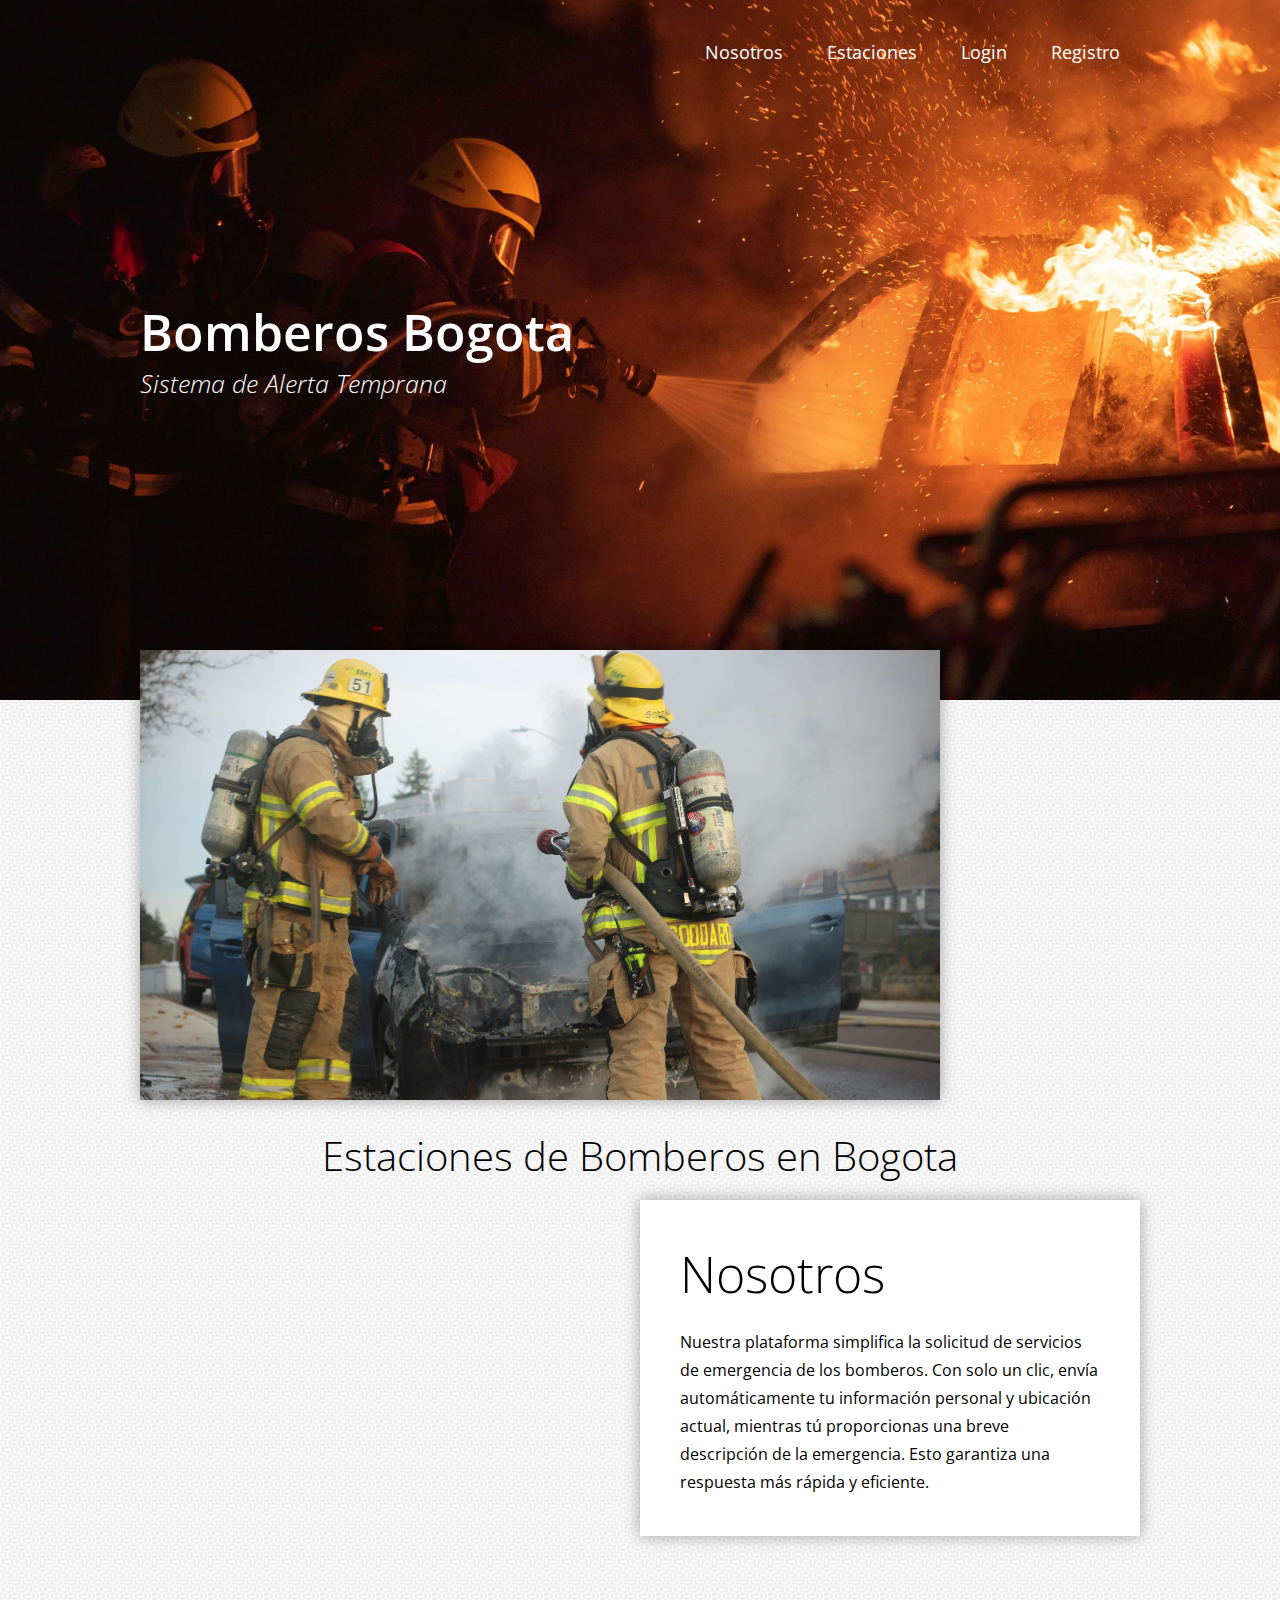
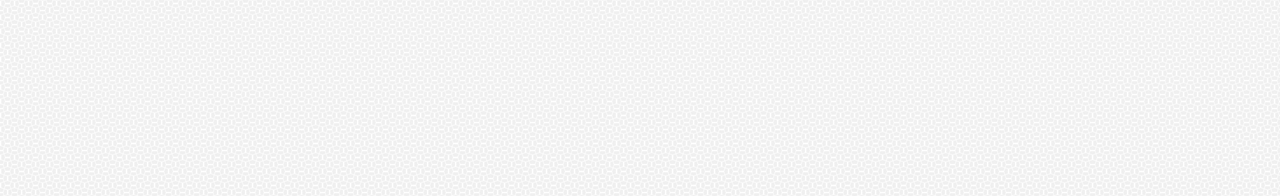
<file: index.html>
<!DOCTYPE html>
<html lang="es">
<head>
	<meta charset="UTF-8">
	<meta name="viewport" content="width=device-width, initial-scale=1.0">
	<link href="https://fonts.googleapis.com/css2?family=Open+Sans:ital,wght@0,300;0,400;0,600;0,700;1,300&display=swap" rel="stylesheet">
	<link rel="shorcut icon" type="image/x-icon" href="img/icono.ico">
	<link rel="stylesheet" href="css/estilos.css">
	<script src="js/jquery-3.6.0.min.js"></script>
	<script src="js/efectos.js"></script>
	<title>Bomberos</title>
</head>
<body>
	<header>
		<div class="contenedor">
			<nav class="menu">
				<a href="#" id="btn-acerca-de">Nosotros</a>
				<a href="#" id="btn-ubicacion">Estaciones</a>
				<a href="login.html" id="btn-menu">Login</a>
				<a href="formulario.html" id="btn-galeria">Registro</a>
			</nav>
			<div class="textos">
				<h1 class="nombre">Bomberos Bogota</h1>
				<h3>Sistema de Alerta Temprana</h3>
			</div>
		</div>
	</header>
	<section class="main">
		<section class="acerca-de" id="acerca-de">
			<div class="contenedor">
				<div class="foto">
					<img src="img/acercade.jpg" alt="">
				</div>
				<article>
					<h3>Nosotros</h3>
					<p>Nuestra plataforma simplifica la solicitud de servicios de emergencia de los bomberos. Con solo un clic, envía automáticamente tu información personal y ubicación actual, mientras tú proporcionas una breve descripción de la emergencia. Esto garantiza una respuesta más rápida y eficiente.</p>
				</article>
			</div>
		</section>
		<section class="ubicacion" id="ubicacion">
			<div class="contenedor">
				<h3 class="titulo">Estaciones de Bomberos en Bogota</h3>
			</div>
		</section>
		<section class="mapa"><iframe src="https://www.google.com/maps/embed?pb=!1m12!1m8!1m3!1d254507.31522798297!2d-74.0994906!3d4.6516084!3m2!1i1024!2i768!4f13.1!2m1!1sbomberos%20bogota!5e0!3m2!1ses!2sco!4v1716834277655!5m2!1ses!2sco" width="1600" height="550" style="border:0;" allowfullscreen="" loading="lazy"></iframe></section>
	</section>
</body>
</html>
</file>
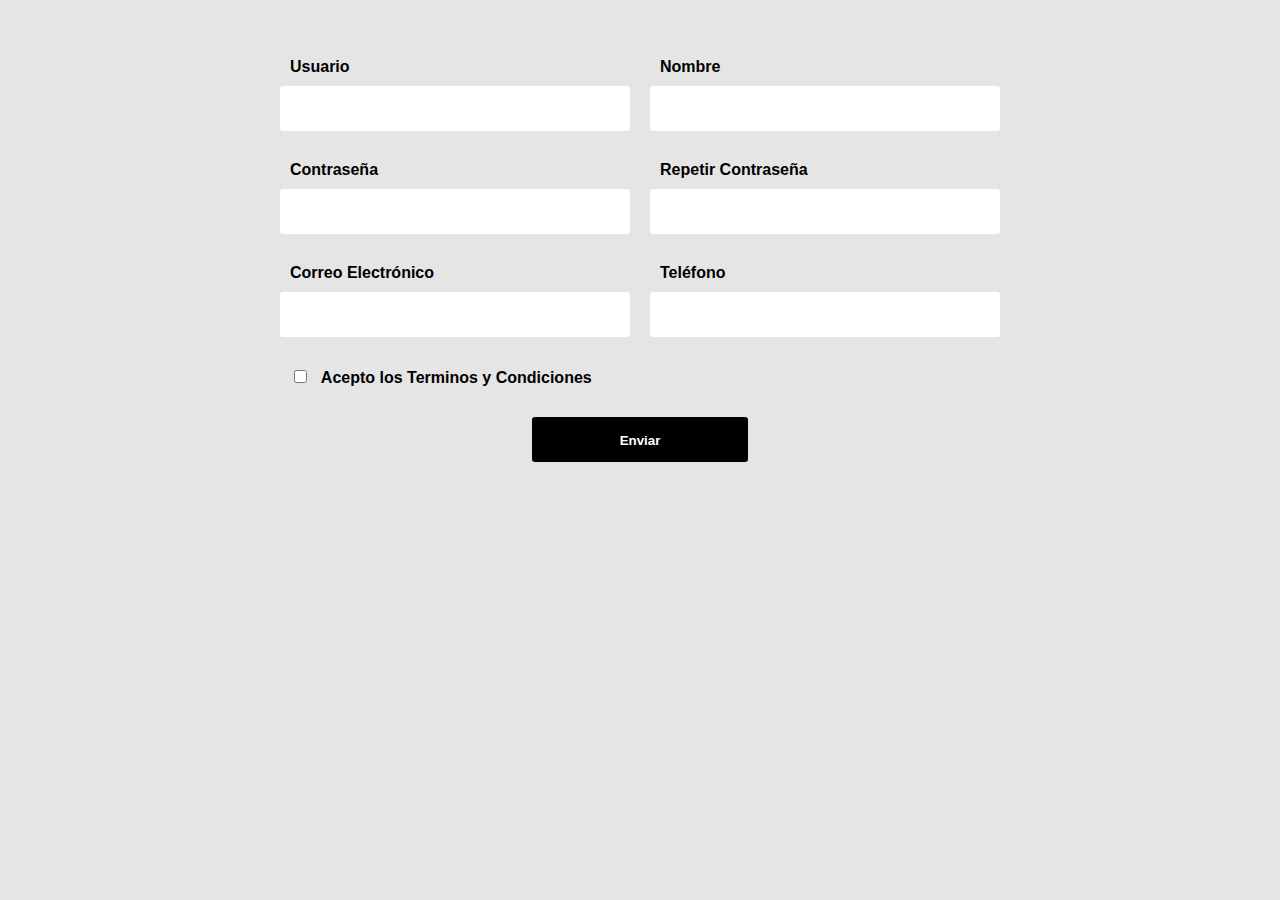
<file: formulario.html>
<!DOCTYPE html>
<html lang="en">
<head>
	<meta charset="UTF-8">
	<meta name="viewport" content="width=device-width, initial-scale=1.0">
	<title>Registro</title>
	<link rel="shorcut icon" type="image/x-icon" href="img/formulario.ico">
	<link rel="stylesheet" href="css/formulario.css">
</head>
<body>
	<main>
		<form action="/registro.py" method="POST" enctype="multipart/form-data" class="formulario" id="formulario">
			<!-- Grupo: Usuario -->
			<div class="formulario__grupo" id="grupo__usuario">
				<label for="usuario" class="formulario__label">Usuario</label>
				<div class="formulario__grupo-input">
					<input type="text" class="formulario__input" name="usuario" id="usuario">
					<i class="formulario__validacion-estado fas fa-times-circle"></i>
				</div>
				<p class="formulario__input-error">El usuario tiene que ser de 4 a 16 dígitos y solo puede contener numeros, letras y guion bajo.</p>
			</div>

			<!-- Grupo: Nombre -->
			<div class="formulario__grupo" id="grupo__nombre">
				<label for="nombre" class="formulario__label">Nombre</label>
				<div class="formulario__grupo-input">
					<input type="text" class="formulario__input" name="nombre" id="nombre">
					<i class="formulario__validacion-estado fas fa-times-circle"></i>
				</div>
				<p class="formulario__input-error">El usuario tiene que ser de 4 a 16 dígitos y solo puede contener numeros, letras y guion bajo.</p>
			</div>

			<!-- Grupo: Contraseña -->
			<div class="formulario__grupo" id="grupo__password">
				<label for="password" class="formulario__label">Contraseña</label>
				<div class="formulario__grupo-input">
					<input type="password" class="formulario__input" name="password" id="password">
					<i class="formulario__validacion-estado fas fa-times-circle"></i>
				</div>
				<p class="formulario__input-error">La contraseña tiene que ser de 4 a 12 dígitos.</p>
			</div>

			<!-- Grupo: Contraseña 2 -->
			<div class="formulario__grupo" id="grupo__password2">
				<label for="password2" class="formulario__label">Repetir Contraseña</label>
				<div class="formulario__grupo-input">
					<input type="password" class="formulario__input" name="password2" id="password2">
					<i class="formulario__validacion-estado fas fa-times-circle"></i>
				</div>
				<p class="formulario__input-error">Ambas contraseñas deben ser iguales.</p>
			</div>

			<!-- Grupo: Correo Electronico -->
			<div class="formulario__grupo" id="grupo__correo">
				<label for="correo" class="formulario__label">Correo Electrónico</label>
				<div class="formulario__grupo-input">
					<input type="email" class="formulario__input" name="correo" id="correo">
					<i class="formulario__validacion-estado fas fa-times-circle"></i>
				</div>
				<p class="formulario__input-error">El correo solo puede contener letras, numeros, puntos, guiones y guion bajo.</p>
			</div>

			<!-- Grupo: Teléfono -->
			<div class="formulario__grupo" id="grupo__telefono">
				<label for="telefono" class="formulario__label">Teléfono</label>
				<div class="formulario__grupo-input">
					<input type="text" class="formulario__input" name="telefono" id="telefono">
					<i class="formulario__validacion-estado fas fa-times-circle"></i>
				</div>
				<p class="formulario__input-error">El telefono solo puede contener numeros y el maximo son 14 dígitos.</p>
			</div>

			<!-- Grupo: Terminos y Condiciones -->
			<div class="formulario__grupo" id="grupo__terminos">
				<label class="formulario__label">
					<input class="formulario__checkbox" type="checkbox" name="terminos" id="terminos">
					Acepto los Terminos y Condiciones
				</label>
			</div>

			<div class="formulario__mensaje" id="formulario__mensaje">
				<p><i class="fas fa-exclamation-triangle"></i> <b>Error:</b> Por favor rellena el formulario correctamente. </p>
			</div>

			<div class="formulario__grupo formulario__grupo-btn-enviar">
				<button type="submit" class="formulario__btn">Enviar</button>
				<p class="formulario__mensaje-exito" id="formulario__mensaje-exito">Registro Exitoso</p>
			</div>
		</form>
	</main>

	<script src="js/formulario.js"></script>
</body>
</html>
</file>
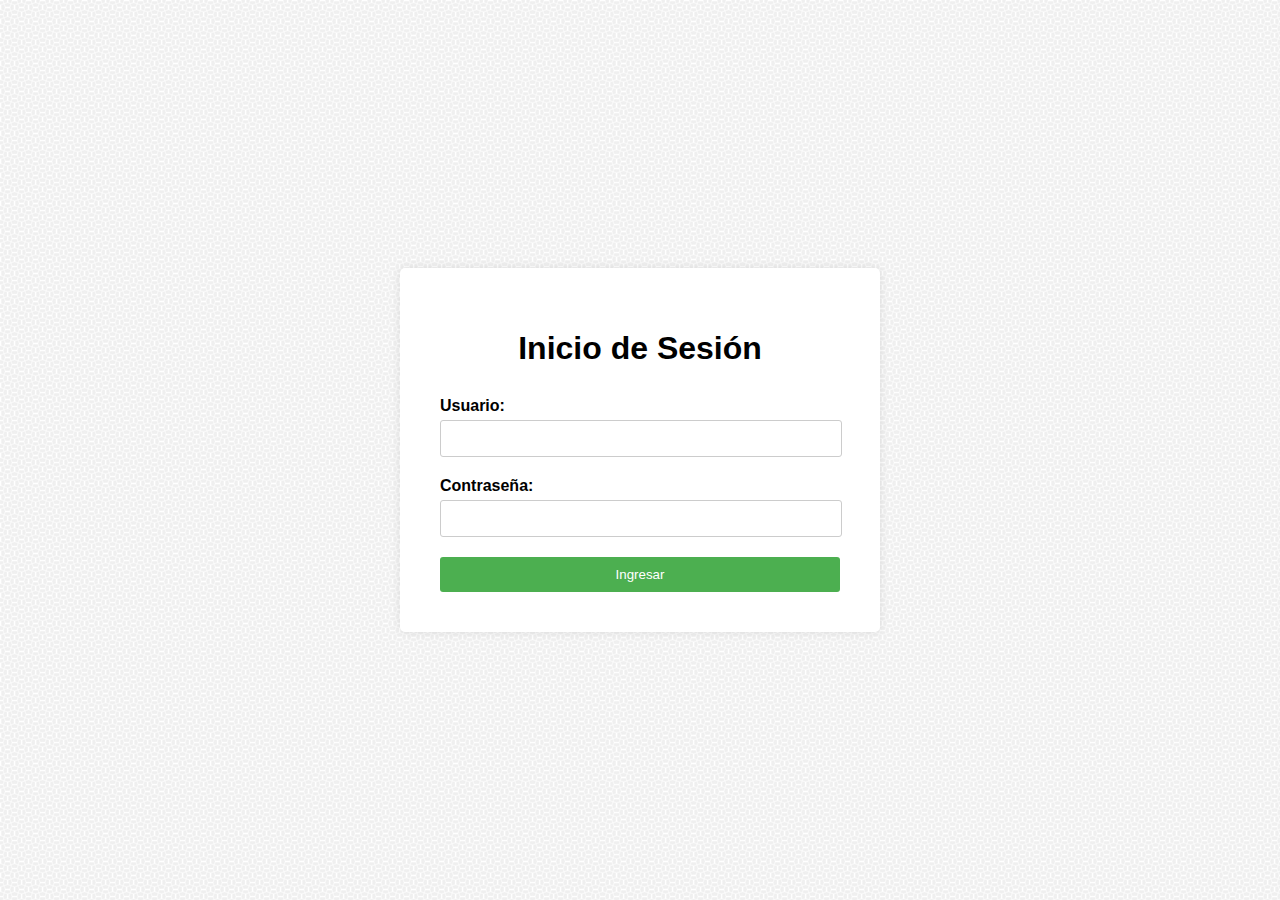
<file: login.html>
<!DOCTYPE html>
<html lang="es">
<head>
    <meta charset="UTF-8">
    <meta name="viewport" content="width=device-width, initial-scale=1.0">
    <title>Inicio de Sesión</title>
    <link rel="stylesheet" href="css/login.css">
</head>
<body>
    <div class="container">
        <h1>Inicio de Sesión</h1>
        <form action="/login.py" method="POST" enctype="multipart/form-data">
            <div class="form-group">
                <label for="username">Usuario:</label>
                <input type="text" id="username" name="username" required>
            </div>
            <div class="form-group">
                <label for="password">Contraseña:</label>
                <input type="password" id="password" name="password" required>
            </div>
            <button type="submit">Ingresar</button>
        </form>
    </div>
</body>
</html>
</file>
<file: css/estilos.css>
* { margin: 0; padding: 0; -webkit-box-sizing: border-box; -moz-box-sizing: border-box; box-sizing: border-box; }

body { font-family: "Open Sans", sans-serif; font-size: 16px; }

img { max-width: 1000px; }

.contenedor { width: 90%; max-width: 1000px; margin: auto; overflow: hidden; }

header { width: 100%; background: url("../img/fondo.jpg") #110808; background-size: cover; background-attachment: fixed; background-position: center 0; }
header .contenedor { position: relative; height: 700px; }
header .menu { width: 100%; text-align: right; }
header .menu a { color: #fff; font-size: 18px; font-weight: 400; display: inline-block; margin: 40px 20px; text-decoration: none; position: relative; }
header .menu a:hover { text-decoration: underline; }
header .textos { width: 100%; color: #fff; position: absolute; top: 50%; margin-top: -52px; }
header .textos .nombre { font-size: 50px; font-weight: 600; }
header .textos h3 { font-weight: 300; font-size: 25px; font-style: italic; }

.main { background: url("../img/textura.png") #fff; background-repeat: repeat; }
.main .acerca-de .contenedor { overflow: visible; position: relative; }
.main .acerca-de .foto { width: 80%; position: absolute; left: 0; top: -50px; z-index: 0; box-shadow: 0px 0px 15px rgba(0, 0, 0, 0.35); }
.main .acerca-de .foto img { width: 100%; vertical-align: top; }
.main .acerca-de article { background: #fff; padding: 40px; width: 50%; position: relative; top: 500px; z-index: 1; box-shadow: 0px 0px 15px rgba(0, 0, 0, 0.35); float: right; }
.main .acerca-de article h3 { font-size: 50px; font-weight: 300; margin-bottom: 20px; }
.main .acerca-de article p { line-height: 28px; }
.main .ubicacion { padding: 60px 0; }
.main .ubicacion .titulo { text-align: center; font-size: 40px; line-height: 40px; font-weight: 300; margin: 10% 0 10px 0; }
.main .mapa { width: 100%; overflow: hidden; }
.main .mapa iframe { width: 100%; vertical-align: top; max-height: 600px; }

@media screen and (max-width: 800px) { header .contenedor { position: static; height: auto; }
  header .textos { position: static; margin: 100px 0; }
  header .textos .nombre { font-size: 30px; }
  header .textos h3 { font-size: 18px; }
  header .menu { text-align: center; }
  header .menu a { margin: 10px 20px; }
  .main .acerca-de article { position: relative; width: 100%; top: -50px; transform: translate(0px, 0); }
  .main .acerca-de .foto { width: 100%; position: relative; }
  .main .mapa { width: 80%; margin: auto; } }
@media screen and (max-width: 400px) { .main .acerca-de article h3 { font-size: 34px; margin-bottom: 10px; } }
</file>
<file: css/formulario.css>
* {
	box-sizing: border-box;
}

body {
	font-family: 'Open Sans', sans-serif;
	background: #E5E5E5;
}

main {
	max-width: 800px;
	width: 90%;
	margin: auto;
	padding: 40px;
}

.formulario {
	display: grid;
	grid-template-columns: 1fr 1fr;
	gap: 20px;
}

.formulario__label {
	display: block;
	font-weight: 700;
	padding: 10px;
	cursor: pointer;
}

.formulario__grupo-input {
	position: relative;
}

.formulario__input {
	width: 100%;
	background: #fff;
	border: 3px solid transparent;
	border-radius: 3px;
	height: 45px;
	line-height: 45px;
	padding: 0 40px 0 10px;
	transition: .3s ease all;
}

.formulario__input:focus {
	border: 3px solid #0075FF;
	outline: none;
	box-shadow: 3px 0px 30px rgba(163,163,163, 0.4);
}

.formulario__input-error {
	font-size: 12px;
	margin-bottom: 0;
	display: none;
}

.formulario__input-error-activo {
	display: block;
}

.formulario__validacion-estado {
	position: absolute;
	right: 10px;
	bottom: 15px;
	z-index: 100;
	font-size: 16px;
	opacity: 0;
}

.formulario__checkbox {
	margin-right: 10px;
}

.formulario__grupo-terminos, 
.formulario__mensaje,
.formulario__grupo-btn-enviar {
	grid-column: span 2;
}

.formulario__mensaje {
	height: 45px;
	line-height: 45px;
	background: #F66060;
	padding: 0 15px;
	border-radius: 3px;
	display: none;
}

.formulario__mensaje-activo {
	display: block;
}

.formulario__mensaje p {
	margin: 0;
}

.formulario__grupo-btn-enviar {
	display: flex;
	flex-direction: column;
	align-items: center;
}

.formulario__btn {
	height: 45px;
	line-height: 45px;
	width: 30%;
	background: #000;
	color: #fff;
	font-weight: bold;
	border: none;
	border-radius: 3px;
	cursor: pointer;
	transition: .1s ease all;
}

.formulario__btn:hover {
	box-shadow: 3px 0px 30px rgba(163,163,163, 1);
}

.formulario__mensaje-exito {
	font-size: 14px;
	color: #119200;
	display: none;
}

.formulario__mensaje-exito-activo {
	display: block;
}

/* ----- -----  Estilos para Validacion ----- ----- */
.formulario__grupo-correcto .formulario__validacion-estado {
	color: #1ed12d;
	opacity: 1;
}

.formulario__grupo-incorrecto .formulario__label {
	color: #bb2929;
}

.formulario__grupo-incorrecto .formulario__validacion-estado {
	color: #bb2929;
	opacity: 1;
}

.formulario__grupo-incorrecto .formulario__input {
	border: 3px solid #bb2929;
}


/* ----- -----  Mediaqueries ----- ----- */
@media screen and (max-width: 800px) {
	.formulario {
		grid-template-columns: 1fr;
	}

	.formulario__grupo-terminos, 
	.formulario__mensaje,
	.formulario__grupo-btn-enviar {
		grid-column: 1;
	}

	.formulario__btn {
		width: 100%;
	}
}
</file>
<file: css/login.css>
body { font-family: "Open Sans", sans-serif; background: url("../img/textura.png"); display: flex; justify-content: center; align-items: center; height: 100vh; margin: 0; }
.container { background-color: #fff; padding: 40px; border-radius: 5px; box-shadow: 0 0 10px rgba(0, 0, 0, 0.1); max-width: 400px; width: 100%; }
h1 { text-align: center; margin-bottom: 30px; }
.form-group { margin-bottom: 20px; }
label { display: block; font-weight: bold; margin-bottom: 5px; }
input[type="text"], input[type="password"] { width: 100%; padding: 10px 0; border: 1px solid #ccc; border-radius: 3px; }
button[type="submit"] { width: 100%; padding: 10px; background-color: #4CAF50; color: #fff; border: none; border-radius: 3px; cursor: pointer; }
button[type="submit"]:hover { background-color: #45a049; }
</file>
